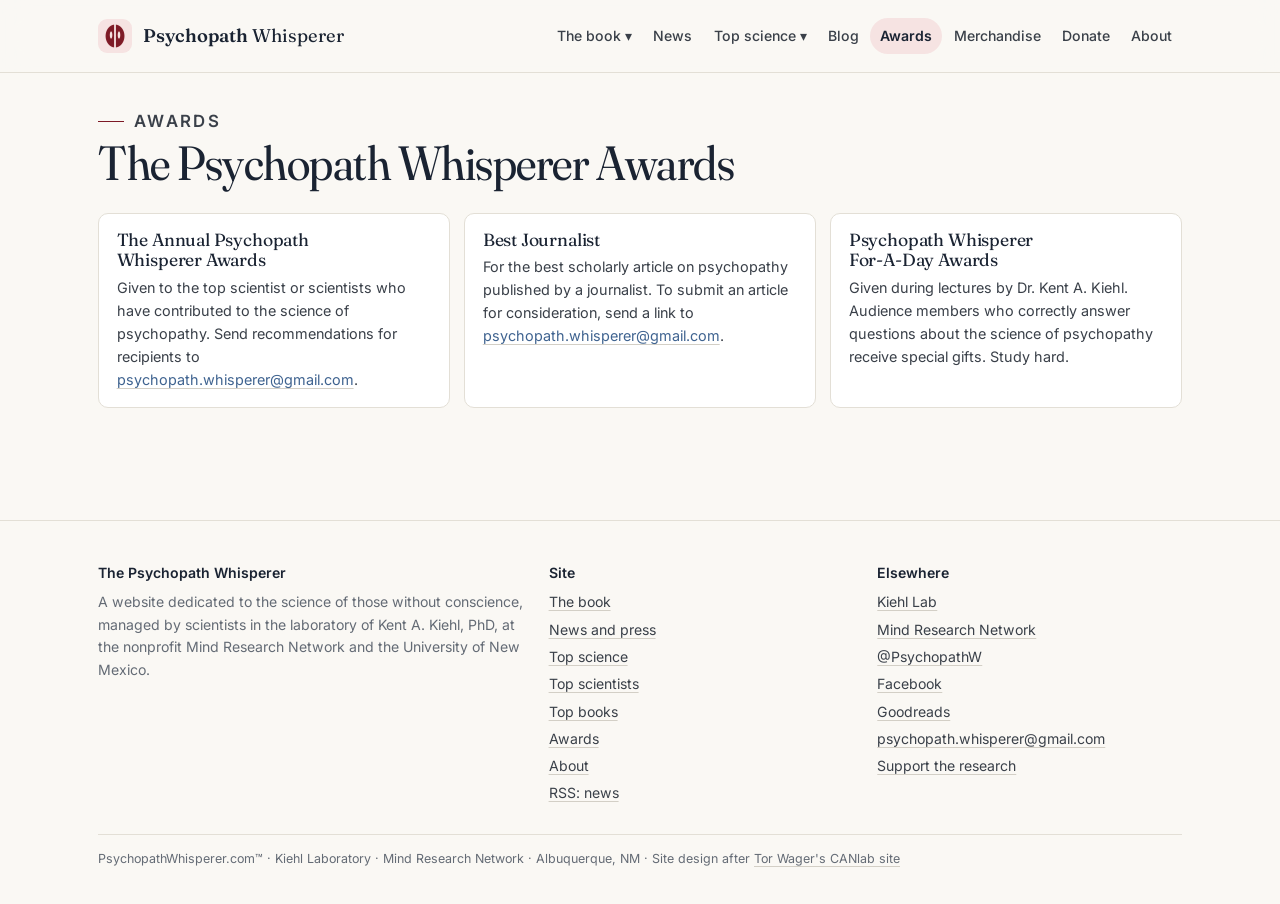
<file: site/awards.html>
<!doctype html>
<html lang="en">
<head>
<meta charset="utf-8">
<meta name="viewport" content="width=device-width, initial-scale=1">
<title>Awards | The Psychopath Whisperer</title>
<meta name="description" content="The Psychopath Whisperer awards for scientists and journalists who advance the science of psychopathy.">
<link rel="preconnect" href="https://fonts.googleapis.com"><link rel="preconnect" href="https://fonts.gstatic.com" crossorigin>
<link href="https://fonts.googleapis.com/css2?family=Fraunces:ital,opsz,wght,SOFT@0,9..144,300..600,0..100;1,9..144,300..600,0..100&family=Inter:wght@400;500;600&family=JetBrains+Mono:wght@400;500&display=swap" rel="stylesheet">
<meta property="og:site_name" content="The Psychopath Whisperer">
<meta property="og:title" content="Awards | The Psychopath Whisperer">
<meta property="og:description" content="The Psychopath Whisperer awards for scientists and journalists who advance the science of psychopathy.">
<meta property="og:type" content="website">
<meta property="og:url" content="https://psychopathwhisperer.com/awards.html">
<meta name="twitter:card" content="summary">
<link rel="canonical" href="https://psychopathwhisperer.com/awards.html">
<link rel="icon" href="assets/favicon.svg?v=2" type="image/svg+xml"><link rel="alternate icon" href="assets/favicon-32.png?v=2" sizes="32x32"><link rel="apple-touch-icon" href="assets/apple-touch-icon.png?v=2">
<link rel="stylesheet" href="assets/app.css?v=2">
<link rel="stylesheet" href="assets/site.css?v=2">
<link rel="alternate" type="application/rss+xml" title="The Psychopath Whisperer: news" href="feed.xml">

</head>
<body>
<div id="site-header"></div>
<main class="wrap">
  <div class="page-head"><p class="eyebrow">Awards</p><h1>The Psychopath Whisperer Awards</h1></div>
  <div class="cards">
    <article class="card"><h3>The Annual Psychopath Whisperer Awards</h3><p>Given to the top scientist or scientists who have contributed to the science of psychopathy. Send recommendations for recipients to <a href="mailto:psychopath.whisperer@gmail.com">psychopath.whisperer@gmail.com</a>.</p></article>
    <article class="card"><h3>Best Journalist</h3><p>For the best scholarly article on psychopathy published by a journalist. To submit an article for consideration, send a link to <a href="mailto:psychopath.whisperer@gmail.com">psychopath.whisperer@gmail.com</a>.</p></article>
    <article class="card"><h3>Psychopath Whisperer For-A-Day Awards</h3><p>Given during lectures by Dr. Kent A. Kiehl. Audience members who correctly answer questions about the science of psychopathy receive special gifts. Study hard.</p></article>
  </div>
</main>
<div id="site-footer"></div>
<script src="assets/config.js?v=3"></script>
<script src="assets/app.js?v=3"></script>
<script src="assets/layout.js?v=3"></script>

</body>
</html>
</file>
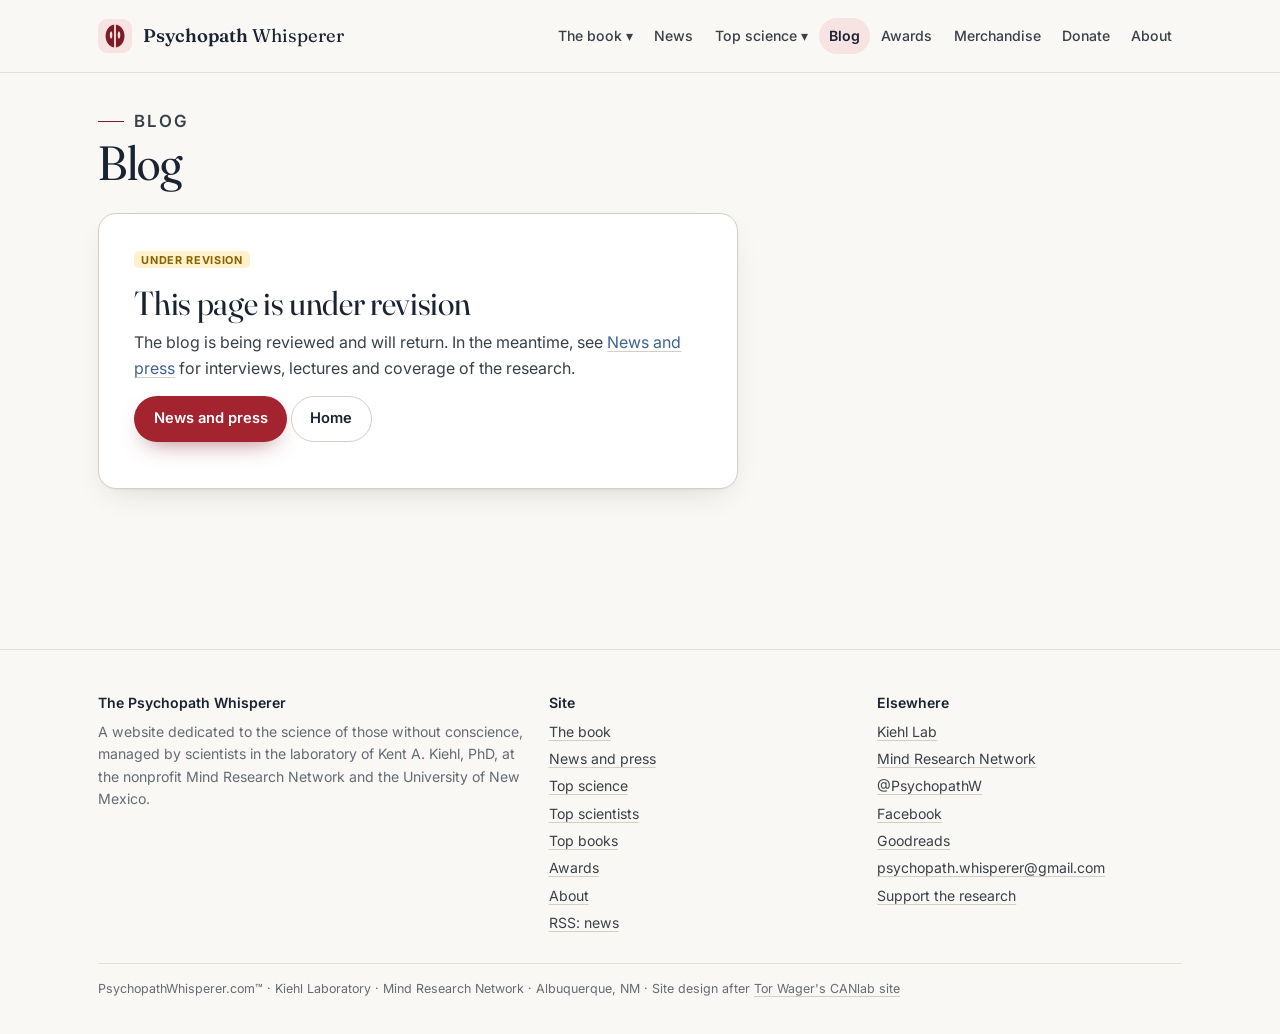
<file: site/blog.html>
<!doctype html>
<html lang="en">
<head>
<meta charset="utf-8">
<meta name="viewport" content="width=device-width, initial-scale=1">
<title>Blog | The Psychopath Whisperer</title>
<meta name="description" content="The Psychopath Whisperer blog is under revision.">
<link rel="preconnect" href="https://fonts.googleapis.com"><link rel="preconnect" href="https://fonts.gstatic.com" crossorigin>
<link href="https://fonts.googleapis.com/css2?family=Fraunces:ital,opsz,wght,SOFT@0,9..144,300..600,0..100;1,9..144,300..600,0..100&family=Inter:wght@400;500;600&family=JetBrains+Mono:wght@400;500&display=swap" rel="stylesheet">
<meta property="og:site_name" content="The Psychopath Whisperer">
<meta property="og:title" content="Blog | The Psychopath Whisperer">
<meta property="og:description" content="The Psychopath Whisperer blog is under revision.">
<meta property="og:type" content="website">
<meta property="og:url" content="https://psychopathwhisperer.com/blog.html">
<meta name="twitter:card" content="summary">
<link rel="canonical" href="https://psychopathwhisperer.com/blog.html">
<link rel="icon" href="assets/favicon.svg?v=2" type="image/svg+xml"><link rel="alternate icon" href="assets/favicon-32.png?v=2" sizes="32x32"><link rel="apple-touch-icon" href="assets/apple-touch-icon.png?v=2">
<link rel="stylesheet" href="assets/app.css?v=2">
<link rel="stylesheet" href="assets/site.css?v=2">
<link rel="alternate" type="application/rss+xml" title="The Psychopath Whisperer: news" href="feed.xml">
<style>
  .revision { max-width: 640px; margin: 1rem 0 3rem; background: var(--surface); border: 1px solid var(--line-2); border-radius: var(--radius); padding: 2rem 2.2rem; box-shadow: var(--shadow); }
  .revision h2 { margin: .8rem 0 .5rem; } .revision p { color: var(--ink-2); }
</style>
</head>
<body>
<div id="site-header"></div>
<main class="wrap">
  <div class="page-head"><p class="eyebrow">Blog</p><h1>Blog</h1></div>
  <div class="revision"><span class="badge adjacent">Under revision</span>
    <h2>This page is under revision</h2>
    <p>The blog is being reviewed and will return. In the meantime, see <a href="news.html">News and press</a> for interviews, lectures and coverage of the research.</p>
    <p><a class="btn primary" href="news.html">News and press</a> <a class="btn" href="./">Home</a></p></div>
</main>
<div id="site-footer"></div>
<script src="assets/config.js?v=3"></script>
<script src="assets/app.js?v=3"></script>
<script src="assets/layout.js?v=3"></script>

</body>
</html>
</file>
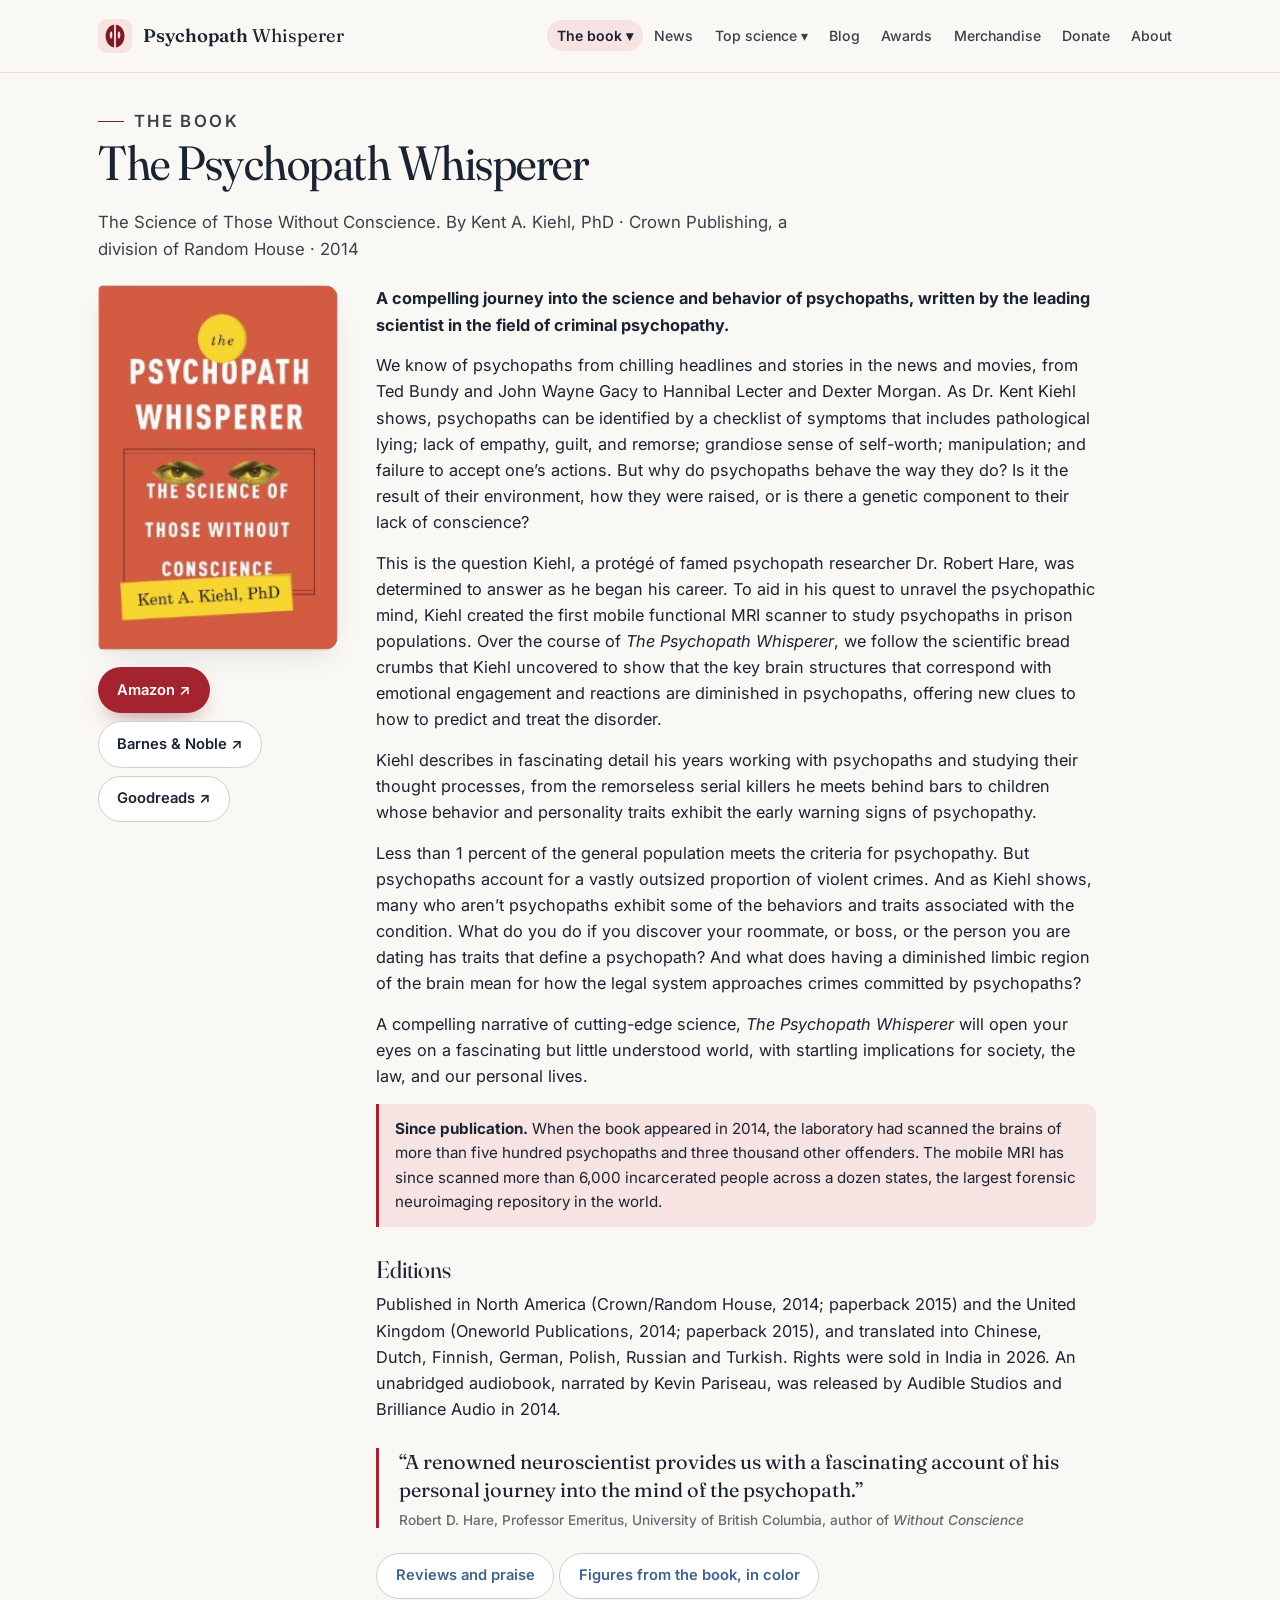
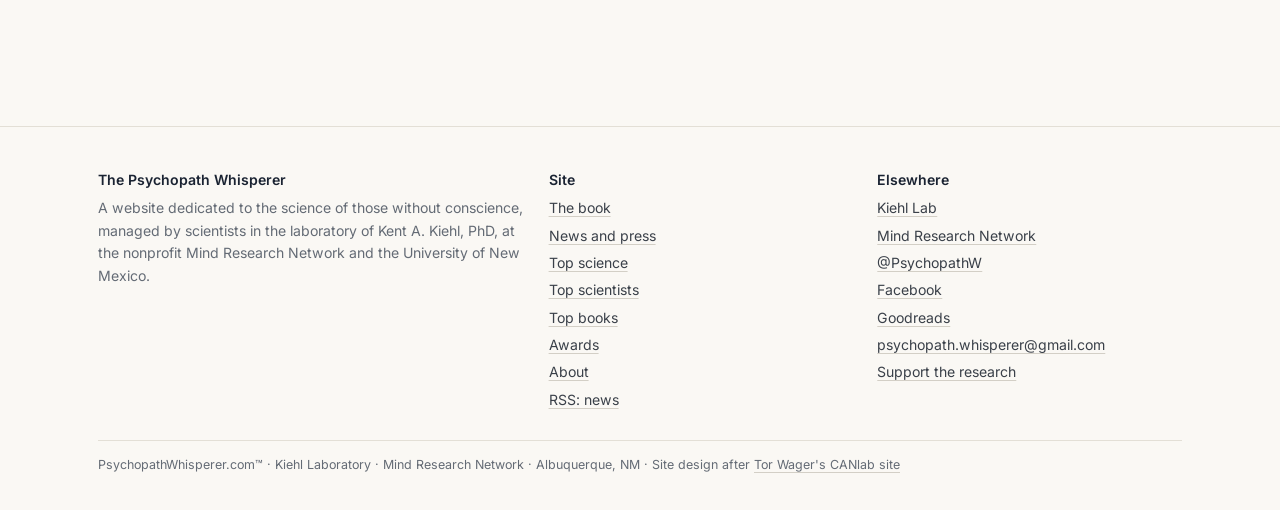
<file: site/book.html>
<!doctype html>
<html lang="en">
<head>
<meta charset="utf-8">
<meta name="viewport" content="width=device-width, initial-scale=1">
<title>The book | The Psychopath Whisperer</title>
<meta name="description" content="The Psychopath Whisperer: The Science of Those Without Conscience, by Kent A. Kiehl, PhD (Crown, 2014). A journey into the science and behavior of psychopaths.">
<link rel="preconnect" href="https://fonts.googleapis.com"><link rel="preconnect" href="https://fonts.gstatic.com" crossorigin>
<link href="https://fonts.googleapis.com/css2?family=Fraunces:ital,opsz,wght,SOFT@0,9..144,300..600,0..100;1,9..144,300..600,0..100&family=Inter:wght@400;500;600&family=JetBrains+Mono:wght@400;500&display=swap" rel="stylesheet">
<meta property="og:site_name" content="The Psychopath Whisperer">
<meta property="og:title" content="The book | The Psychopath Whisperer">
<meta property="og:description" content="The Psychopath Whisperer: The Science of Those Without Conscience, by Kent A. Kiehl, PhD (Crown, 2014). A journey into the science and behavior of psychopaths.">
<meta property="og:type" content="website">
<meta property="og:url" content="https://psychopathwhisperer.com/book.html">
<meta name="twitter:card" content="summary">
<link rel="canonical" href="https://psychopathwhisperer.com/book.html">
<link rel="icon" href="assets/favicon.svg?v=2" type="image/svg+xml"><link rel="alternate icon" href="assets/favicon-32.png?v=2" sizes="32x32"><link rel="apple-touch-icon" href="assets/apple-touch-icon.png?v=2">
<link rel="stylesheet" href="assets/app.css?v=2">
<link rel="stylesheet" href="assets/site.css?v=2">
<link rel="alternate" type="application/rss+xml" title="The Psychopath Whisperer: news" href="feed.xml">
<style>
  .book { display: grid; grid-template-columns: 240px 1fr; gap: 2.4rem; align-items: start; }
  @media (max-width: 760px) { .book { grid-template-columns: 1fr; } .book .cover, .book img.coverimg { max-width: 200px; } }
  .buy { display: flex; flex-wrap: wrap; gap: .5rem; margin-top: 1.1rem; }
</style>
</head>
<body>
<div id="site-header"></div>
<main class="wrap">
  <div class="page-head"><p class="eyebrow">The book</p><h1>The Psychopath Whisperer</h1><p>The Science of Those Without Conscience. By Kent A. Kiehl, PhD · Crown Publishing, a division of Random House · 2014</p></div>
  <div class="book">
    <div><div class="cover" id="cover" aria-hidden="true"><i>Crown · 2014</i><b>The Psychopath Whisperer</b><span>The Science of Those Without Conscience<br>Kent A. Kiehl, PhD</span></div><div class="buy">
      <a class="btn primary" href="http://www.amazon.com/The-Psychopath-Whisperer-Science-Conscience/dp/077043584X" target="_blank" rel="noopener">Amazon ↗</a>
      <a class="btn" href="http://www.barnesandnoble.com/w/the-psychopath-whisperer-kent-a-kiehl/1117447774?ean=9780770435844" target="_blank" rel="noopener">Barnes &amp; Noble ↗</a>
      <a class="btn" href="http://www.goodreads.com/book/show/18248486-the-psychopath-whisperer" target="_blank" rel="noopener">Goodreads ↗</a></div></div>
    <div class="prose">
      <p><b>A compelling journey into the science and behavior of psychopaths, written by the leading scientist in the field of criminal psychopathy.</b></p>
      <p>We know of psychopaths from chilling headlines and stories in the news and movies, from Ted Bundy and John Wayne Gacy to Hannibal Lecter and Dexter Morgan. As Dr. Kent Kiehl shows, psychopaths can be identified by a checklist of symptoms that includes pathological lying; lack of empathy, guilt, and remorse; grandiose sense of self-worth; manipulation; and failure to accept one’s actions. But why do psychopaths behave the way they do? Is it the result of their environment, how they were raised, or is there a genetic component to their lack of conscience?</p>
      <p>This is the question Kiehl, a protégé of famed psychopath researcher Dr. Robert Hare, was determined to answer as he began his career. To aid in his quest to unravel the psychopathic mind, Kiehl created the first mobile functional MRI scanner to study psychopaths in prison populations. Over the course of <i>The Psychopath Whisperer</i>, we follow the scientific bread crumbs that Kiehl uncovered to show that the key brain structures that correspond with emotional engagement and reactions are diminished in psychopaths, offering new clues to how to predict and treat the disorder.</p>
      <p>Kiehl describes in fascinating detail his years working with psychopaths and studying their thought processes, from the remorseless serial killers he meets behind bars to children whose behavior and personality traits exhibit the early warning signs of psychopathy.</p>
      <p>Less than 1 percent of the general population meets the criteria for psychopathy. But psychopaths account for a vastly outsized proportion of violent crimes. And as Kiehl shows, many who aren’t psychopaths exhibit some of the behaviors and traits associated with the condition. What do you do if you discover your roommate, or boss, or the person you are dating has traits that define a psychopath? And what does having a diminished limbic region of the brain mean for how the legal system approaches crimes committed by psychopaths?</p>
      <p>A compelling narrative of cutting-edge science, <i>The Psychopath Whisperer</i> will open your eyes on a fascinating but little understood world, with startling implications for society, the law, and our personal lives.</p>
      <div class="callout"><b>Since publication.</b> When the book appeared in 2014, the laboratory had scanned the brains of more than five hundred psychopaths and three thousand other offenders. The mobile MRI has since scanned more than 6,000 incarcerated people across a dozen states, the largest forensic neuroimaging repository in the world.</div>
      <h2>Editions</h2>
      <p>Published in North America (Crown/Random House, 2014; paperback 2015) and the United Kingdom (Oneworld Publications, 2014; paperback 2015), and translated into Chinese, Dutch, Finnish, German, Polish, Russian and Turkish. Rights were sold in India in 2026. An unabridged audiobook, narrated by Kevin Pariseau, was released by Audible Studios and Brilliance Audio in 2014.</p>
      <blockquote class="pull">“A renowned neuroscientist provides us with a fascinating account of his personal journey into the mind of the psychopath.”<cite>Robert D. Hare, Professor Emeritus, University of British Columbia, author of <i>Without Conscience</i></cite></blockquote>
      <p><a class="btn" href="praise.html">Reviews and praise</a> <a class="btn" href="figures.html">Figures from the book, in color</a></p>
    </div>
  </div>
</main>
<div id="site-footer"></div>
<script src="assets/config.js?v=3"></script>
<script src="assets/app.js?v=3"></script>
<script src="assets/layout.js?v=3"></script>
<script>PW.cover("cover");</script>
</body>
</html>
</file>
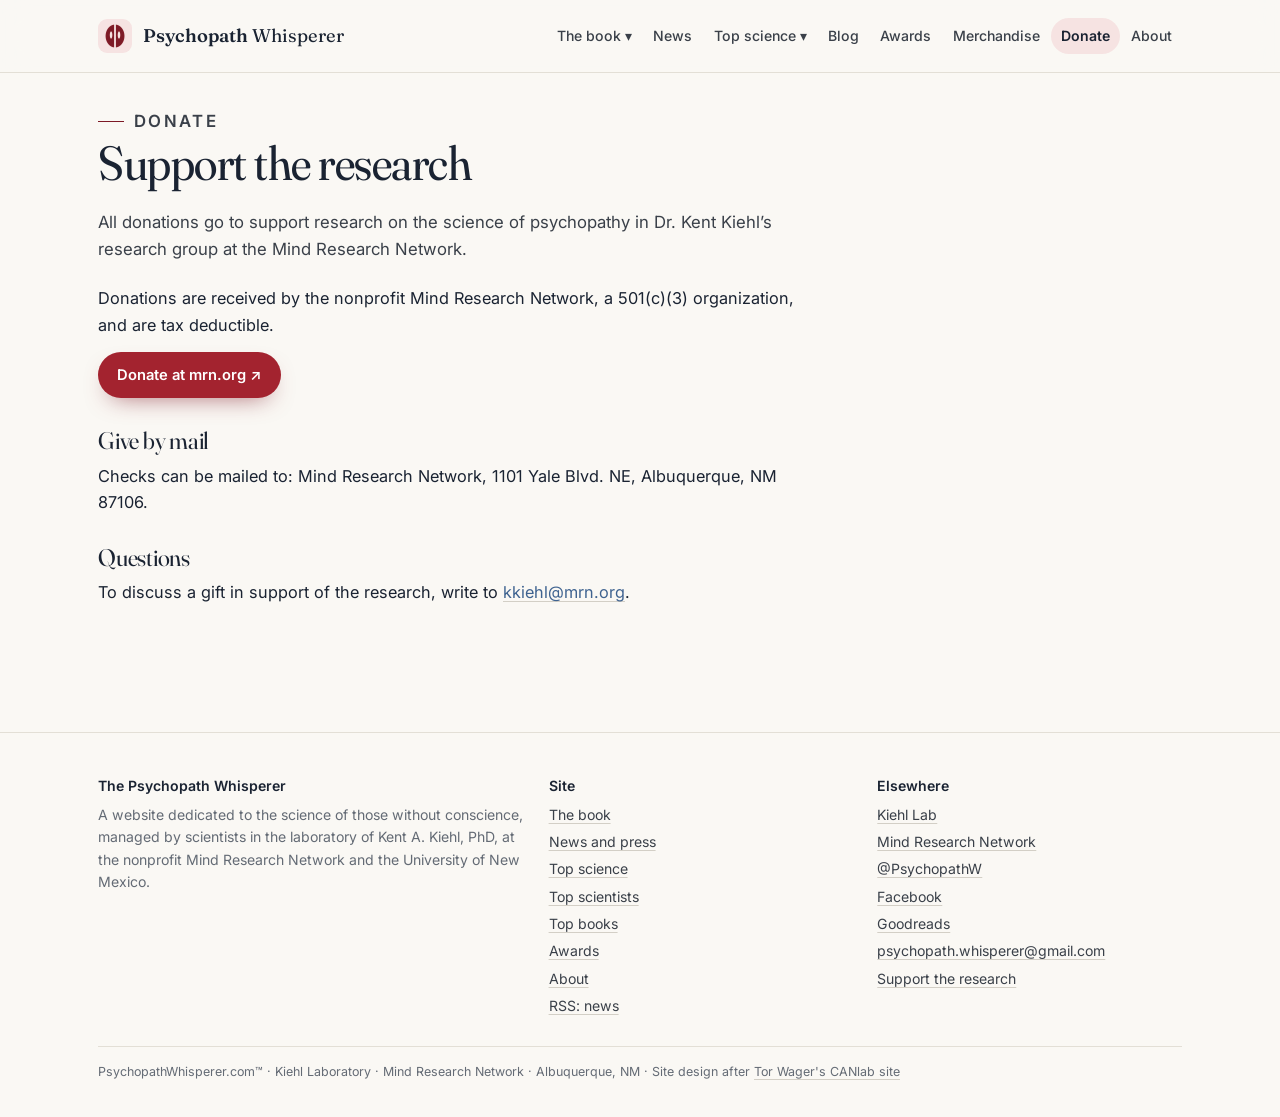
<file: site/donate.html>
<!doctype html>
<html lang="en">
<head>
<meta charset="utf-8">
<meta name="viewport" content="width=device-width, initial-scale=1">
<title>Donate | The Psychopath Whisperer</title>
<meta name="description" content="Support research on the science of psychopathy at the nonprofit Mind Research Network.">
<link rel="preconnect" href="https://fonts.googleapis.com"><link rel="preconnect" href="https://fonts.gstatic.com" crossorigin>
<link href="https://fonts.googleapis.com/css2?family=Fraunces:ital,opsz,wght,SOFT@0,9..144,300..600,0..100;1,9..144,300..600,0..100&family=Inter:wght@400;500;600&family=JetBrains+Mono:wght@400;500&display=swap" rel="stylesheet">
<meta property="og:site_name" content="The Psychopath Whisperer">
<meta property="og:title" content="Donate | The Psychopath Whisperer">
<meta property="og:description" content="Support research on the science of psychopathy at the nonprofit Mind Research Network.">
<meta property="og:type" content="website">
<meta property="og:url" content="https://psychopathwhisperer.com/donate.html">
<meta name="twitter:card" content="summary">
<link rel="canonical" href="https://psychopathwhisperer.com/donate.html">
<link rel="icon" href="assets/favicon.svg?v=2" type="image/svg+xml"><link rel="alternate icon" href="assets/favicon-32.png?v=2" sizes="32x32"><link rel="apple-touch-icon" href="assets/apple-touch-icon.png?v=2">
<link rel="stylesheet" href="assets/app.css?v=2">
<link rel="stylesheet" href="assets/site.css?v=2">
<link rel="alternate" type="application/rss+xml" title="The Psychopath Whisperer: news" href="feed.xml">

</head>
<body>
<div id="site-header"></div>
<main class="wrap">
  <div class="page-head"><p class="eyebrow">Donate</p><h1>Support the research</h1><p>All donations go to support research on the science of psychopathy in Dr. Kent Kiehl’s research group at the Mind Research Network.</p></div>
  <div class="prose">
    <p>Donations are received by the nonprofit Mind Research Network, a 501(c)(3) organization, and are tax deductible.</p>
    <p><a class="btn primary" href="https://www.mrn.org/donate" target="_blank" rel="noopener">Donate at mrn.org ↗</a></p>
    <h2>Give by mail</h2>
    <p>Checks can be mailed to: Mind Research Network, 1101 Yale Blvd. NE, Albuquerque, NM 87106.</p>
    <h2>Questions</h2>
    <p>To discuss a gift in support of the research, write to <a href="mailto:kkiehl@mrn.org">kkiehl@mrn.org</a>.</p>
  </div>
</main>
<div id="site-footer"></div>
<script src="assets/config.js?v=3"></script>
<script src="assets/app.js?v=3"></script>
<script src="assets/layout.js?v=3"></script>

</body>
</html>
</file>
<file: site/assets/app.css>
/* ==========================================================================
   Kent Kiehl — site styles (design system shared with scienceofplacebo.org / CANlab)
   Warm paper, Fraunces display + Inter text. Cherry red (--accent) is the brand/interaction colour,
   amber is reserved for the hero's activation glow, steel blue is the secondary.
   ========================================================================== */
:root {
  --bg: #faf8f4; --bg-2: #f2efe8; --bg-3: #e9edf0;
  --ink: #1a2332; --ink-2: #3a4049; --muted: #646b75;
  --line: #e3dfd6; --line-2: #d3cfc6;
  --amber: #e9b949; --amber-deep: #c7931a; --amber-soft: #fbf0d0;
  --accent: #a3232f; --accent-deep: #7d1a26; --accent-soft: #f6e3e2;
  --steel: #6f8fb0; --steel-deep: #3f6390; --steel-soft: #e3ebf3;
  --white: #ffffff; --surface: #ffffff; --surface-2: #f2efe8;
  --ok: #1f7a4d; --ok-soft: #ddf3e7; --warn: #8a6100; --warn-soft: #fff1cc; --nocebo: #b7410e; --nocebo-soft: #fbe9e0;
  --shadow: 0 1px 2px rgba(26,35,50,.04), 0 12px 32px -12px rgba(26,35,50,.16);
  --radius: 18px; --radius-sm: 10px; --max: 1180px; --pad: clamp(20px, 4vw, 48px);
  --serif: "Fraunces", "Iowan Old Style", "Palatino Linotype", Georgia, serif;
  --sans: "Inter", -apple-system, BlinkMacSystemFont, "Segoe UI", Helvetica, Arial, sans-serif;
  --mono: "JetBrains Mono", "SFMono-Regular", Menlo, monospace;
  --ease: cubic-bezier(.2,.7,.2,1);
  color-scheme: light;
}
@media (prefers-color-scheme: dark) {
  :root:not([data-theme="light"]) {
    --bg: #12161d; --bg-2: #181d26; --bg-3: #1d232e; --ink: #e8e6df; --ink-2: #c3c1b8; --muted: #8e938f;
    --line: #2a303a; --line-2: #3a414d; --amber: #e9b949; --amber-deep: #f0c45b; --amber-soft: #3a2f10;
    --accent: #e0747d; --accent-deep: #f0a3a8; --accent-soft: #3a1719;
    --steel: #8fb0d2; --steel-deep: #a9c4e0; --steel-soft: #1e2c3d; --white: #1a2029; --surface: #1a2029; --surface-2: #232a35;
    --ok: #6fcf97; --ok-soft: #173124; --warn: #e8c15a; --warn-soft: #3a2f10; --nocebo: #f0a07a; --nocebo-soft: #3a2419;
    --shadow: 0 1px 2px rgba(0,0,0,.4), 0 12px 32px -12px rgba(0,0,0,.6);
    color-scheme: dark;
  }
}
:root[data-theme="dark"] {
  --bg: #12161d; --bg-2: #181d26; --bg-3: #1d232e; --ink: #e8e6df; --ink-2: #c3c1b8; --muted: #8e938f;
  --line: #2a303a; --line-2: #3a414d; --amber: #e9b949; --amber-deep: #f0c45b; --amber-soft: #3a2f10;
    --accent: #e0747d; --accent-deep: #f0a3a8; --accent-soft: #3a1719;
  --steel: #8fb0d2; --steel-deep: #a9c4e0; --steel-soft: #1e2c3d; --white: #1a2029; --surface: #1a2029; --surface-2: #232a35;
  --ok: #6fcf97; --ok-soft: #173124; --warn: #e8c15a; --warn-soft: #3a2f10; --nocebo: #f0a07a; --nocebo-soft: #3a2419;
  --shadow: 0 1px 2px rgba(0,0,0,.4), 0 12px 32px -12px rgba(0,0,0,.6);
  color-scheme: dark;
}

*, *::before, *::after { box-sizing: border-box; }
html { scroll-behavior: smooth; -webkit-text-size-adjust: 100%; }
body { margin: 0; background: var(--bg); color: var(--ink); font-family: var(--sans); font-size: 16px; line-height: 1.6; -webkit-font-smoothing: antialiased; }
img { max-width: 100%; height: auto; display: block; }
a { color: inherit; text-decoration: none; }
p a, li a, dd a, .prose a, .paper .links a, .meta a, .res a, .card a, .kv a { color: var(--steel-deep); text-decoration: underline; text-decoration-color: var(--line-2); text-underline-offset: 3px; }
p a:hover, li a:hover, .paper .links a:hover { text-decoration-color: var(--accent-deep); }
h1, h2, h3 { font-family: var(--serif); font-weight: 400; letter-spacing: -.01em; line-height: 1.15; margin: 0 0 .4em; text-wrap: balance; }
h1 { font-size: clamp(2rem, 4.2vw, 3rem); font-variation-settings: "opsz" 144, "SOFT" 40; }
h2 { font-size: clamp(1.5rem, 2.6vw, 2.1rem); font-variation-settings: "opsz" 96; }
h3 { font-size: 1.25rem; }
p { margin: 0 0 .9em; }
code, .mono { font-family: var(--mono); font-size: .85em; }
:focus-visible { outline: 2px solid var(--accent-deep); outline-offset: 2px; }
.tnum { font-variant-numeric: tabular-nums; }
.muted { color: var(--muted); }
.small { font-size: .88rem; }
.eyebrow { font-size: .76rem; font-weight: 600; letter-spacing: .14em; text-transform: uppercase; color: var(--accent-deep); margin: 0 0 .8rem; display: inline-flex; align-items: center; gap: .6em; }
.eyebrow::before { content: ""; width: 26px; height: 1px; background: var(--accent-deep); }
.wrap { max-width: var(--max); margin: 0 auto; padding-left: var(--pad); padding-right: var(--pad); }
main.wrap { padding-top: 104px; padding-bottom: 4rem; }
::selection { background: var(--accent-soft); }

/* Header (fixed, blurs on scroll) */
.site-header { position: fixed; inset: 0 0 auto 0; z-index: 50; height: 72px; display: flex; align-items: center; transition: background .35s, box-shadow .35s; }
.site-header.solid, .site-header.scrolled { background: color-mix(in srgb, var(--bg) 86%, transparent); backdrop-filter: blur(14px); -webkit-backdrop-filter: blur(14px); box-shadow: 0 1px 0 var(--line); }
.site-header .wrap { width: 100%; display: flex; align-items: center; justify-content: space-between; gap: 1rem; }
.brand { font-family: var(--serif); font-size: 1.15rem; display: flex; align-items: center; gap: .6em; white-space: nowrap; }
.brand b { font-weight: 600; }
.pill-logo { width: 30px; height: 15px; border-radius: 8px; display: inline-block; background: linear-gradient(90deg, var(--steel) 50%, var(--accent) 50%); box-shadow: inset 0 0 0 1.5px rgba(26,35,50,.25); }
.nav { display: flex; gap: .1rem; align-items: center; flex-wrap: nowrap; }
.nav a { padding: .5em .7em; border-radius: 999px; font-size: .88rem; font-weight: 500; color: var(--ink-2); transition: background .2s, color .2s; }
.nav a:hover { background: rgba(26,35,50,.06); color: var(--ink); }
.nav a.active { background: var(--accent-soft); color: var(--ink); font-weight: 600; }
.nav a.cta { background: var(--accent); color: #1a2332; font-weight: 600; margin-left: .4rem; }
.menu { position: relative; }
.menu-list { display: none; position: absolute; top: 100%; left: 0; min-width: 180px; background: var(--surface); border: 1px solid var(--line); border-radius: 12px; box-shadow: var(--shadow); padding: .35rem; flex-direction: column; z-index: 60; }
.menu-list a { display: block; padding: .5em .8em; border-radius: 8px; font-size: .9rem; color: var(--ink-2); }
.menu-list a:hover { background: var(--surface-2); color: var(--ink); }
.menu:hover .menu-list, .menu:focus-within .menu-list, .menu.open .menu-list { display: flex; }
@media (max-width: 900px) { .menu-list { position: static; display: flex; box-shadow: none; border: none; padding-left: 1rem; } }
.nav-toggle { display: none; background: none; border: 1px solid var(--line-2); border-radius: 999px; width: 42px; height: 42px; cursor: pointer; align-items: center; justify-content: center; }
.nav-toggle span { display: block; width: 18px; height: 2px; background: var(--ink); position: relative; }
.nav-toggle span::before, .nav-toggle span::after { content: ""; position: absolute; left: 0; width: 18px; height: 2px; background: var(--ink); }
.nav-toggle span::before { top: -6px; } .nav-toggle span::after { top: 6px; }
@media (max-width: 900px) {
  .nav-toggle { display: inline-flex; }
  .nav { position: fixed; top: 72px; left: 0; right: 0; background: color-mix(in srgb, var(--bg) 97%, transparent); backdrop-filter: blur(14px); flex-direction: column; align-items: stretch; padding: .6rem var(--pad) 1.2rem; border-bottom: 1px solid var(--line); transform: translateY(-8px); opacity: 0; pointer-events: none; transition: opacity .25s, transform .25s; }
  .nav.open { opacity: 1; transform: none; pointer-events: auto; }
}

/* Buttons */
.btn { display: inline-flex; align-items: center; gap: .55em; padding: .7em 1.25em; border-radius: 999px; font: inherit; font-weight: 600; font-size: .92rem; border: 1px solid transparent; cursor: pointer; white-space: nowrap; transition: transform .25s var(--ease), box-shadow .25s var(--ease), background .25s, border-color .25s; background: var(--surface); color: var(--ink); border-color: var(--line-2); }
.btn:hover { transform: translateY(-2px); border-color: var(--ink); }
.btn.primary, .btn-amber { background: var(--accent); color: #1a2332; border-color: transparent; box-shadow: 0 10px 24px -10px rgba(199,147,26,.7); }
.btn.primary:hover, .btn-amber:hover { background: #f0c45b; }
.btn-ghost { background: color-mix(in srgb, var(--surface) 55%, transparent); backdrop-filter: blur(8px); }
.btn.link { border: none; background: none; color: var(--steel-deep); padding: .3rem .4rem; text-decoration: underline; text-underline-offset: 3px; }
.btn.link:hover { transform: none; }
.btn svg { width: 1em; height: 1em; }
.btn[disabled] { opacity: .45; pointer-events: none; }

/* Page head + stats */
.page-head { margin-bottom: 1.4rem; max-width: 62rem; }
.page-head p { color: var(--ink-2); max-width: 66ch; margin: 0; font-size: 1.05rem; }
.stat-row { display: flex; gap: 2rem; flex-wrap: wrap; margin: .6rem 0 1.6rem; border-top: 1px solid var(--line); border-bottom: 1px solid var(--line); padding: 1rem 0; }
.stat { display: flex; flex-direction: column; }
.stat b { font-family: var(--serif); font-size: 1.6rem; font-weight: 400; line-height: 1.1; }
.stat span { font-size: .74rem; color: var(--muted); text-transform: uppercase; letter-spacing: .1em; }

/* Layout */
.layout { display: grid; grid-template-columns: 272px minmax(0, 1fr); gap: 1.8rem; align-items: start; }
@media (max-width: 880px) { .layout { grid-template-columns: 1fr; } .filters { position: static !important; max-height: none !important; } }
.filters { position: sticky; top: 88px; max-height: calc(100vh - 100px); overflow-y: auto; padding-right: .3rem; }
.filters details { border-top: 1px solid var(--line); padding: .55rem 0; }
.filters details:last-child { border-bottom: 1px solid var(--line); }
.filters summary { cursor: pointer; font-weight: 600; font-size: .78rem; text-transform: uppercase; letter-spacing: .1em; color: var(--ink-2); list-style: none; display: flex; align-items: center; gap: .5rem; }
.filters summary::-webkit-details-marker { display: none; }
.filters summary::before { content: ""; width: 10px; height: 10px; border-radius: 3px; background: var(--ax); flex: none; }
.filters summary .cnt { margin-left: auto; color: var(--muted); font-weight: 500; font-size: .74rem; }
.chipset { display: flex; flex-wrap: wrap; gap: .3rem; padding: .5rem 0 .2rem; }
.filter-top { display: flex; gap: .5rem; align-items: center; margin-bottom: .7rem; flex-wrap: wrap; }
.filter-top .count { font-size: .88rem; color: var(--ink-2); }

/* Chips */
.chip { display: inline-flex; align-items: center; gap: .3rem; font-size: .74rem; font-weight: 600; padding: .18rem .6rem; border-radius: 999px; background: var(--chip-bg, var(--surface-2)); color: var(--chip-fg, var(--ink-2)); border: 1px solid transparent; line-height: 1.35; white-space: nowrap; cursor: pointer; user-select: none; }
.chip:hover { border-color: var(--chip-fg, var(--muted)); }
.chip.on { box-shadow: 0 0 0 2px var(--chip-fg, var(--accent)); }
.chip .x { opacity: .6; font-weight: 800; }
.chip.static { cursor: default; }
.chip.static:hover { border-color: transparent; }

/* My list stars */
.star { font: inherit; font-size: 1.05rem; line-height: 1; background: none; border: none; color: var(--muted); cursor: pointer; padding: 0 .35rem 0 0; vertical-align: -1px; }
.star:hover, .star.on { color: var(--accent-deep); }
.navcount { display: inline-block; min-width: 1.3em; padding: 0 .35em; border-radius: 999px; background: var(--accent); color: #1a2332; font-size: .72rem; font-weight: 700; text-align: center; vertical-align: 1px; }

.exportmenu { position: relative; display: inline-block; }
.exportmenu summary { list-style: none; }
.exportmenu summary::-webkit-details-marker { display: none; }
.exportmenu .menu-list a { white-space: normal; }

/* Paper cards */
.papers { display: flex; flex-direction: column; gap: .75rem; }
.paper { background: var(--surface); border: 1px solid var(--line); border-radius: var(--radius-sm); padding: 1rem 1.15rem; display: grid; gap: .45rem; transition: box-shadow .2s var(--ease), border-color .2s; }
.paper:hover { border-color: var(--line-2); box-shadow: var(--shadow); }
.paper .title { font-family: var(--serif); font-size: 1.12rem; line-height: 1.3; color: var(--ink); }
.paper .title a { color: inherit; }
.paper .meta { font-size: .86rem; color: var(--ink-2); display: flex; flex-wrap: wrap; gap: .25rem .7rem; align-items: baseline; }
.paper .meta .date { font-family: var(--mono); font-size: .76rem; color: var(--muted); }
.paper .summary { color: var(--ink-2); font-size: .95rem; max-width: 80ch; }
.paper .chips { display: flex; flex-wrap: wrap; gap: .3rem; }
.paper .links { display: flex; flex-wrap: wrap; gap: .9rem; font-size: .84rem; }
.badge { font-size: .68rem; font-weight: 700; letter-spacing: .06em; text-transform: uppercase; padding: .1rem .45rem; border-radius: 5px; background: var(--surface-2); color: var(--ink-2); }
.badge.new { background: var(--ok-soft); color: var(--ok); }
.badge.adjacent { background: var(--warn-soft); color: var(--warn); }
.badge.oa { background: var(--steel-soft); color: var(--steel-deep); }
.week-head { font-size: .74rem; font-weight: 600; text-transform: uppercase; letter-spacing: .12em; color: var(--muted); margin: .9rem 0 .1rem; display: flex; align-items: center; gap: .7rem; }
.week-head::after { content: ""; flex: 1; height: 1px; background: var(--line); }

/* Search */
.searchbar { display: flex; gap: .5rem; margin-bottom: .9rem; }
.searchbar input { flex: 1; font: inherit; font-size: 1rem; padding: .7em 1em; border-radius: 999px; border: 1px solid var(--line-2); background: var(--surface); color: var(--ink); }
.searchbar input:focus { border-color: var(--accent-deep); outline: none; }
.sortbar { display: flex; gap: .7rem; align-items: center; font-size: .86rem; color: var(--ink-2); flex-wrap: wrap; }
select, input[type="search"] { font: inherit; }
select { font-size: .86rem; padding: .3rem .5rem; border-radius: 8px; border: 1px solid var(--line-2); background: var(--surface); color: var(--ink); }
.pager { display: flex; gap: .6rem; justify-content: center; margin-top: 1.4rem; align-items: center; }
mark { background: var(--accent-soft); color: inherit; padding: 0 .1em; border-radius: 3px; }

/* Paper detail */
.detail { background: var(--surface); border: 1px solid var(--line); border-radius: var(--radius); padding: 1.6rem 1.8rem; display: grid; gap: 1.1rem; max-width: 920px; box-shadow: var(--shadow); }
.detail h1 { font-size: clamp(1.5rem, 2.6vw, 2rem); }
.detail .abstract { max-width: 75ch; color: var(--ink); }
.detail .kv { display: grid; grid-template-columns: max-content 1fr; gap: .35rem 1rem; font-size: .9rem; }
.detail .kv dt { color: var(--muted); font-weight: 600; }
.detail .kv dd { margin: 0; }
.axis-row { display: grid; grid-template-columns: 150px 1fr; gap: .4rem .8rem; align-items: baseline; font-size: .86rem; }
.axis-row .axis { color: var(--muted); font-weight: 600; text-transform: uppercase; letter-spacing: .08em; font-size: .7rem; }
.callout { border-left: 3px solid var(--accent); background: var(--accent-soft); padding: .8rem 1rem; border-radius: 0 10px 10px 0; font-size: .95rem; }
.callout.nocebo { border-color: var(--nocebo); background: var(--nocebo-soft); }

/* Events + resources */
.cards { display: grid; grid-template-columns: repeat(auto-fill, minmax(300px, 1fr)); gap: .9rem; }
.card { background: var(--surface); border: 1px solid var(--line); border-radius: var(--radius-sm); padding: 1rem 1.1rem; display: grid; gap: .35rem; align-content: start; }
.card h3 { font-size: 1.1rem; margin: 0; }
.card h3 a { color: var(--ink); text-decoration: none; }
.card .where { font-size: .85rem; color: var(--ink-2); }
.card .date { font-family: var(--mono); font-size: .78rem; color: var(--accent-deep); font-weight: 600; }
.card p { font-size: .9rem; color: var(--ink-2); margin: 0; }
.section { margin: 1.8rem 0 .7rem; display: flex; align-items: baseline; gap: .8rem; }
.section h2 { font-size: 1.35rem; margin: 0; }
.section .muted { font-size: .86rem; }
.res-list { display: grid; gap: .5rem; }
.res { display: grid; grid-template-columns: 1fr auto; gap: .2rem 1rem; padding: .75rem .95rem; background: var(--surface); border: 1px solid var(--line); border-radius: var(--radius-sm); }
.res .name { font-weight: 600; }
.res .name a { text-decoration: none; color: var(--ink); }
.res .name a:hover { color: var(--steel-deep); }
.res .sub { grid-column: 1 / -1; color: var(--ink-2); font-size: .88rem; }
.res .country { color: var(--muted); font-size: .8rem; white-space: nowrap; }
.prose { max-width: 72ch; font-size: 1.02rem; }
.prose h2 { margin: 1.8rem 0 .5rem; font-size: 1.5rem; }
.prose ul { padding-left: 1.2rem; }
.prose li { margin: .3rem 0; }
.jips { background: var(--surface); border: 1px solid var(--line); border-radius: var(--radius-sm); padding: 1rem 1.2rem; display: flex; gap: 1rem; align-items: center; flex-wrap: wrap; margin: 1rem 0; box-shadow: var(--shadow); }
.jips b { font-family: var(--serif); font-weight: 600; }
.empty { padding: 2rem; text-align: center; color: var(--muted); border: 1px dashed var(--line-2); border-radius: var(--radius-sm); }
.spinner { color: var(--muted); font-size: .9rem; padding: 1rem 0; }

/* Footer */
.site-footer { border-top: 1px solid var(--line); padding: 2.6rem 0 2.2rem; color: var(--muted); font-size: .88rem; margin-top: 3rem; }
.site-footer .wrap { display: grid; gap: 1.5rem; grid-template-columns: 1fr; }
@media (min-width: 760px) { .site-footer .wrap { grid-template-columns: 1.4fr 1fr 1fr; } }
.site-footer strong { color: var(--ink); font-weight: 600; display: block; margin-bottom: .4rem; }
.site-footer a { color: var(--ink-2); text-decoration: underline; text-decoration-color: var(--line-2); text-underline-offset: 3px; }
.site-footer ul { list-style: none; padding: 0; margin: 0; }
.site-footer li { margin: .3rem 0; }
.site-footer .credit-row { grid-column: 1 / -1; border-top: 1px solid var(--line); padding-top: .9rem; font-size: .78rem; color: var(--muted); }
.site-footer .credit-row a { color: var(--muted); text-decoration-color: var(--line-2); }

/* Tiles (landing + section links) */
.tiles { display: grid; gap: 1.2rem; grid-template-columns: 1fr; }
@media (min-width: 700px) { .tiles { grid-template-columns: repeat(2, 1fr); } }
@media (min-width: 1020px) { .tiles { grid-template-columns: repeat(3, 1fr); } }
.tile { position: relative; display: flex; flex-direction: column; justify-content: space-between; min-height: 230px; padding: 1.7rem; border-radius: var(--radius); background: var(--surface); border: 1px solid var(--line); box-shadow: var(--shadow); overflow: hidden; transition: transform .35s var(--ease), box-shadow .35s var(--ease), border-color .35s; }
.tile:hover { transform: translateY(-6px); box-shadow: 0 2px 4px rgba(26,35,50,.04), 0 28px 48px -20px rgba(26,35,50,.25); border-color: var(--line-2); }
.tile .ic { width: 44px; height: 44px; border-radius: 12px; display: grid; place-items: center; background: var(--accent-soft); color: var(--accent-deep); font-size: 1.25rem; margin-bottom: .2rem; transition: background .35s, color .35s; }
.tile:hover .ic { background: var(--accent); color: #fff; }
.tile h3 { margin: .8rem 0 .3rem; font-size: 1.35rem; }
.tile p { margin: 0 0 1.1rem; color: var(--muted); font-size: .95rem; }
.tile .go { display: inline-flex; align-items: center; gap: .5em; font-weight: 600; font-size: .9rem; }
.tile .go svg { width: 18px; height: 18px; transition: transform .3s var(--ease); }
.tile:hover .go svg { transform: translateX(4px); }
@property --glow-angle { syntax: '<angle>'; inherits: false; initial-value: 0deg; }
.glow { position: relative; isolation: isolate; }
.glow::before { content: ""; position: absolute; inset: -1px; border-radius: inherit; padding: 2px; z-index: 1; pointer-events: none; background: conic-gradient(from var(--glow-angle), transparent 0deg, transparent 250deg, rgba(233,185,73,.25) 290deg, #e9b949 330deg, #fff3c4 345deg, transparent 360deg); -webkit-mask: linear-gradient(#000 0 0) content-box, linear-gradient(#000 0 0); -webkit-mask-composite: xor; mask-composite: exclude; opacity: 0; transition: opacity .35s; }
.glow::after { content: ""; position: absolute; inset: -2px; border-radius: inherit; z-index: 0; pointer-events: none; box-shadow: 0 0 0 1px rgba(233,185,73,.35), 0 0 32px -6px rgba(233,185,73,.55); opacity: 0; transition: opacity .35s; }
.glow:hover::before, .glow:focus-within::before { opacity: 1; animation: glow-run 1.7s linear infinite; }
.glow:hover::after, .glow:focus-within::after { opacity: 1; }
@keyframes glow-run { to { --glow-angle: 360deg; } }
@supports not (background: conic-gradient(from var(--glow-angle), red, blue)) { .glow:hover::before { animation: none; background: linear-gradient(120deg, transparent, #e9b949, transparent); } }
.glow > * { position: relative; z-index: 2; }

/* Scroll reveal */
.rv { opacity: 0; transform: translateY(18px); transition: opacity .6s var(--ease), transform .6s var(--ease); }
.rv.in { opacity: 1; transform: none; }
.rv-d1 { transition-delay: .1s; } .rv-d2 { transition-delay: .2s; } .rv-d3 { transition-delay: .3s; }
@media (prefers-reduced-motion: reduce) { .rv { opacity: 1; transform: none; transition: none; } .tile { transition: none; } .glow:hover::before { animation: none; } .paper { transition: none; } }
.sr-only { position: absolute; width: 1px; height: 1px; overflow: hidden; clip: rect(0 0 0 0); }

/* ==========================================================================
   CANlab additions
   ========================================================================== */
.brand-mark { width: 34px; height: 34px; display: inline-grid; place-items: center; border-radius: 9px; background: var(--accent-soft); flex: none; }
.brand-mark img { width: 26px; height: 26px; object-fit: contain; display: block; }
.paper .meta .authors { font-weight: 500; color: var(--ink); }
.paper .meta .journal i { font-style: italic; }
.paper .meta .cites { color: var(--muted); font-size: .8rem; }
.paper .links a.plink { display: inline-flex; align-items: center; gap: .3em; padding: .2em .65em; border-radius: 999px; border: 1px solid var(--line-2); color: var(--ink-2); text-decoration: none; font-size: .8rem; font-weight: 500; background: var(--surface); transition: border-color .2s, background .2s; }
.paper .links a.plink:hover, .detail .plinks a.plink:hover { border-color: var(--ink); text-decoration: none; }
.paper .links a.plink.pdf, .detail .plinks a.plink.pdf { background: var(--accent-soft); border-color: transparent; color: var(--ink); font-weight: 600; }
.paper .links a.plink.maps, .detail .plinks a.plink.maps { background: var(--steel-soft); border-color: transparent; color: var(--steel-deep); }
.paper .links a.plink.detail { border-style: dashed; }
.paper .links { gap: .4rem; }
.year-head { font-family: var(--serif); font-size: 1.5rem; margin: 1.6rem 0 .5rem; display: flex; align-items: baseline; gap: .7rem; scroll-margin-top: 90px; }
.year-head::after { content: ""; flex: 1; height: 1px; background: var(--line); }
.year-head .n { font-family: var(--sans); font-size: .78rem; color: var(--muted); letter-spacing: .08em; text-transform: uppercase; }
.year-nav { display: flex; flex-wrap: wrap; gap: .25rem; margin: .4rem 0 1rem; }
.year-nav a { font-size: .78rem; padding: .2em .55em; border-radius: 999px; border: 1px solid var(--line); color: var(--ink-2); font-variant-numeric: tabular-nums; }
.year-nav a:hover { border-color: var(--accent-deep); color: var(--ink); }
.detail .plinks { display: flex; flex-wrap: wrap; gap: .45rem; align-items: center; }
.detail .plinks a.plink { display: inline-flex; align-items: center; gap: .3em; padding: .45em .95em; border-radius: 999px; border: 1px solid var(--line-2); color: var(--ink-2); text-decoration: none; font-size: .88rem; font-weight: 600; background: var(--surface); }
.detail .chips { display: flex; flex-wrap: wrap; gap: .3rem; }
.detail .chip[data-axis] { cursor: pointer; }
.detail .related li { margin: .3rem 0; }

/* People */
.people-grid { display: grid; gap: 1rem; grid-template-columns: repeat(auto-fill, minmax(210px, 1fr)); }
.person { background: var(--surface); border: 1px solid var(--line); border-radius: var(--radius-sm); overflow: hidden; display: grid; grid-template-rows: auto 1fr; transition: transform .3s var(--ease), box-shadow .3s var(--ease); cursor: pointer; }
.person:hover { transform: translateY(-3px); box-shadow: var(--shadow); }
.person .ph { aspect-ratio: 1 / 1; background: var(--surface-2); overflow: hidden; }
.person .ph img { width: 100%; height: 100%; object-fit: cover; object-position: center 20%; }
.person .who { padding: .8rem .95rem 1rem; }
.person .who b { display: block; font-family: var(--serif); font-size: 1.1rem; font-weight: 500; line-height: 1.2; }
.person .who span { font-size: .82rem; color: var(--muted); }
.person.open { grid-column: 1 / -1; grid-template-columns: 220px 1fr; grid-template-rows: auto; cursor: default; }
@media (max-width: 640px) { .person.open { grid-template-columns: 1fr; } }
.person.open .ph { aspect-ratio: auto; height: 100%; min-height: 220px; }
.person.open .who { display: none; }
.person .bio { display: none; padding: 1rem 1.2rem 1.2rem; font-size: .95rem; color: var(--ink-2); }
.person.open .bio { display: block; }
.person .bio h3 { margin: 0 0 .1rem; font-size: 1.4rem; }
.person .bio p { margin: 0 0 .7em; }
.person .bio .role { color: var(--muted); font-size: .85rem; margin-bottom: .6rem; }
.person .bio .close { float: right; font-size: .8rem; color: var(--steel-deep); text-decoration: underline; cursor: pointer; }
.person .bio .plinks { display: flex; flex-wrap: wrap; gap: .5rem .9rem; font-size: .85rem; }
.people-section { margin: 2rem 0 .8rem; display: flex; align-items: baseline; gap: .8rem; scroll-margin-top: 90px; }
.people-section h2 { font-size: 1.4rem; margin: 0; }
.people-section .muted { font-size: .85rem; }
.pi { display: grid; grid-template-columns: 240px 1fr; gap: 1.6rem; align-items: start; background: var(--surface); border: 1px solid var(--line); border-radius: var(--radius); padding: 1.4rem; box-shadow: var(--shadow); margin-bottom: 1rem; }
@media (max-width: 720px) { .pi { grid-template-columns: 1fr; } }
.pi img { border-radius: 14px; width: 100%; }
.pi h2 { margin: 0 0 .2rem; }
.pi .role { color: var(--muted); font-size: .9rem; margin-bottom: .8rem; }
.pi p { font-size: .98rem; color: var(--ink-2); }
.pi .links { display: flex; flex-wrap: wrap; gap: .4rem; margin-top: .6rem; }

/* Research */
.theme { display: grid; grid-template-columns: 1.1fr 1fr; gap: 2.2rem; align-items: center; padding: clamp(28px, 4vw, 52px) 0; border-top: 1px solid var(--line); scroll-margin-top: 80px; }
.theme.flip { direction: rtl; }
.theme.flip > * { direction: ltr; }
@media (max-width: 860px) { .theme { grid-template-columns: 1fr; gap: 1.2rem; } .theme.flip { direction: ltr; } }
.theme h2 { font-size: clamp(1.5rem, 2.4vw, 2rem); }
.theme .q { font-family: var(--serif); font-size: 1.15rem; color: var(--ink); font-style: italic; margin-bottom: .8rem; line-height: 1.4; }
.theme p { color: var(--ink-2); }
.theme figure { margin: 0; border-radius: var(--radius); overflow: hidden; border: 1px solid var(--line); background: var(--surface); box-shadow: var(--shadow); }
.theme figure img { width: 100%; }
.theme .papers-link { font-size: .88rem; font-weight: 600; }
.theme-nav { display: flex; flex-wrap: wrap; gap: .4rem; margin: .6rem 0 1.2rem; }
.theme-nav a { font-size: .84rem; padding: .35em .8em; border-radius: 999px; border: 1px solid var(--line-2); background: var(--surface); color: var(--ink-2); font-weight: 500; }
.theme-nav a:hover { border-color: var(--accent-deep); color: var(--ink); }

/* News */
.news-list { display: grid; gap: .9rem; grid-template-columns: 1fr; max-width: 900px; }
.post { display: grid; grid-template-columns: 1fr; gap: .4rem; background: var(--surface); border: 1px solid var(--line); border-radius: var(--radius-sm); padding: 1rem 1.2rem; }
.post.has-img { grid-template-columns: 150px 1fr; column-gap: 1.2rem; }
@media (max-width: 560px) { .post.has-img { grid-template-columns: 1fr; } }
.post .thumb { grid-row: 1 / span 4; border-radius: 10px; overflow: hidden; background: var(--surface-2); aspect-ratio: 4 / 3; }
.post .thumb img { width: 100%; height: 100%; object-fit: cover; }
.post .date { font-family: var(--mono); font-size: .76rem; color: var(--accent-deep); font-weight: 600; }
.post h3 { margin: 0; font-size: 1.25rem; }
.post .body { font-size: .95rem; color: var(--ink-2); }
.post .body img { max-width: 360px; border-radius: 8px; margin: .4rem 0; }
.post .body p:last-child { margin-bottom: 0; }
.post .src { font-size: .8rem; color: var(--muted); }
.feed-item { display: grid; grid-template-columns: 1fr; gap: .15rem; padding: .7rem .9rem; border: 1px solid var(--line); border-radius: var(--radius-sm); background: var(--surface); }
.feed-item .t { font-weight: 600; }
.feed-item .m { font-size: .8rem; color: var(--muted); }
.tabs { display: flex; gap: .3rem; flex-wrap: wrap; margin-bottom: 1rem; }
.tabs button { font: inherit; font-size: .88rem; font-weight: 600; padding: .5em 1em; border-radius: 999px; border: 1px solid var(--line-2); background: var(--surface); color: var(--ink-2); cursor: pointer; }
.tabs button.on { background: var(--accent); border-color: transparent; color: #1a2332; }

/* Resources */
.res-grid { display: grid; gap: .9rem; grid-template-columns: repeat(auto-fill, minmax(280px, 1fr)); }
.res-card { background: var(--surface); border: 1px solid var(--line); border-radius: var(--radius-sm); padding: 1rem 1.1rem; display: grid; gap: .35rem; align-content: start; }
.res-card h3 { font-size: 1.1rem; margin: 0; }
.res-card h3 a { color: var(--ink); text-decoration: none; }
.res-card h3 a:hover { color: var(--steel-deep); }
.res-card p { font-size: .9rem; color: var(--ink-2); margin: 0; }
.res-card .extra { display: flex; flex-wrap: wrap; gap: .5rem .9rem; font-size: .82rem; }
.res-card .prov { font-size: .74rem; text-transform: uppercase; letter-spacing: .1em; color: var(--muted); }

/* Join */
.openings { display: grid; gap: 1rem; grid-template-columns: repeat(auto-fit, minmax(280px, 1fr)); max-width: 980px; }
.opening { background: var(--surface); border: 1px solid var(--line); border-radius: var(--radius); overflow: hidden; box-shadow: var(--shadow); display: grid; grid-template-rows: auto 1fr; }
.opening img { width: 100%; max-height: 260px; object-fit: cover; object-position: top; border-bottom: 1px solid var(--line); }
.opening .body { padding: 1rem 1.2rem 1.2rem; display: grid; gap: .4rem; align-content: start; }
.opening h3 { margin: 0; font-size: 1.15rem; }
.opening p { margin: 0; font-size: .92rem; color: var(--ink-2); }

/* Landing */
.hero-canvas-wrap { position: relative; width: min(100%, 620px); aspect-ratio: 1 / .82; margin: 0 auto; }
.hero-canvas-wrap canvas { position: absolute; inset: 0; width: 100%; height: 100%; display: block; }
.strip-news { display: grid; gap: .8rem; grid-template-columns: repeat(auto-fit, minmax(240px, 1fr)); }
.strip-news .card h3 { font-size: 1.05rem; }

/* Candidates queue */
.cand { border-left: 3px solid var(--steel); }

/* Commentaries and editorials about a paper, shown as a linked bubble under it */
.paper .comms, .detail .comms { display: grid; gap: .35rem; margin-top: .2rem; }
.comm { display: flex; gap: .6rem; align-items: flex-start; padding: .5rem .8rem; border-radius: 12px; background: var(--steel-soft); color: var(--ink-2); font-size: .84rem; line-height: 1.35; text-decoration: none; border: 1px solid transparent; }
.comm:hover { border-color: var(--steel); text-decoration: none; }
.comm .ic { color: var(--steel-deep); flex: none; }
.comm b { color: var(--steel-deep); font-weight: 600; }

/* Sticky section navigation on long pages (people, research, join) */
.with-sidenav { display: grid; grid-template-columns: 200px minmax(0, 1fr); gap: 2rem; align-items: start; }
@media (max-width: 860px) { .with-sidenav { grid-template-columns: 1fr; } .sidenav { position: static !important; display: flex; flex-wrap: wrap; gap: .3rem; border: none !important; padding: 0 !important; margin-bottom: 1rem; } .sidenav a { border: 1px solid var(--line-2); border-radius: 999px; padding: .3em .8em !important; border-left: 1px solid var(--line-2) !important; } .sidenav .lbl { display: none; } }
.sidenav { position: sticky; top: 92px; border-left: 2px solid var(--line); padding: .2rem 0 .2rem 0; font-size: .86rem; }
.sidenav .lbl { font-size: .7rem; letter-spacing: .12em; text-transform: uppercase; color: var(--muted); padding: 0 0 .5rem .9rem; }
.sidenav a { display: block; padding: .32em .9rem; color: var(--ink-2); border-left: 2px solid transparent; margin-left: -2px; text-decoration: none; line-height: 1.3; }
.sidenav a:hover { color: var(--ink); border-left-color: var(--line-2); }
.sidenav a.on { color: var(--ink); font-weight: 600; border-left-color: var(--accent-deep); }
</file>
<file: site/assets/site.css>
/* Psychopath Whisperer additions to the shared framework stylesheet (app.css is kept identical to the Kiehl Lab site). */
.cover { aspect-ratio: 2 / 3; border-radius: 6px 14px 14px 6px; background: linear-gradient(150deg, #7d1a26, #2a0a10 80%); color: #f4efe6; padding: 1.4rem 1.2rem; display: flex; flex-direction: column; justify-content: space-between; box-shadow: var(--shadow), inset 6px 0 0 rgba(255,255,255,.07); font-family: var(--serif); }
.cover b { font-weight: 500; font-size: 1.55rem; line-height: 1.1; } .cover i { font: 600 .7rem var(--sans); letter-spacing: .1em; text-transform: uppercase; color: #e9b949; } .cover span { font-size: .85rem; opacity: .88; line-height: 1.35; }
img.coverimg { width: 100%; border-radius: 6px 14px 14px 6px; box-shadow: var(--shadow); display: block; }
blockquote.pull { margin: 1.6rem 0; padding: 0 0 0 1.2rem; border-left: 3px solid var(--accent); font-family: var(--serif); font-size: 1.25rem; line-height: 1.4; }
blockquote.pull cite { display: block; margin-top: .5rem; font: 500 .85rem var(--sans); color: var(--muted); font-style: normal; }
.wsec { font-size: 1.5rem; margin: 2.2rem 0 .4rem; }
.work { display: grid; grid-template-columns: 2.4rem minmax(0, 1fr) 190px; gap: 1.2rem; padding: 1.3rem 0; border-top: 1px solid var(--line); align-items: start; }
.work .n { font-family: var(--serif); font-size: 1.5rem; color: var(--accent-deep); }
.work .c { margin: 0 0 .4rem; font-size: 1rem; } .work .d { margin: 0; color: var(--ink-2); font-size: .93rem; max-width: 70ch; }
.work .m { background: var(--surface); border: 1px solid var(--line); border-radius: var(--radius-sm); padding: .8rem .9rem; }
.work .m b { font-family: var(--serif); font-weight: 400; font-size: 1.7rem; line-height: 1; display: block; font-variant-numeric: tabular-nums; }
.work .m span { display: block; font-size: .72rem; letter-spacing: .08em; text-transform: uppercase; color: var(--muted); margin-top: .25rem; }
.work .m small { display: block; font-size: .78rem; color: var(--ink-2); margin-top: .45rem; line-height: 1.35; }
.work .m .up { color: var(--ok, #2f7d4f); font-weight: 600; }
.work.has-img { grid-template-columns: 2.4rem 90px minmax(0, 1fr) 190px; } .work img.bk { width: 90px; border-radius: 4px; box-shadow: var(--shadow); }
@media (max-width: 760px) { .work, .work.has-img { grid-template-columns: 2rem minmax(0, 1fr); } .work .m { grid-column: 2; } .work img.bk { display: none; } }
.filter-top .count { color: var(--muted); font-size: .88rem; }
#merch img { max-width: 100%; border-radius: var(--radius); border: 1px solid var(--line); margin-top: 1.2rem; }
a.btn, p a.btn, li a.btn { text-decoration: none; }
.btn.primary, p a.btn.primary { color: #fff; box-shadow: 0 10px 24px -12px rgba(125,26,38,.7); }
.darkstrip .eyebrow { color: #f0a3a8; } .darkstrip .eyebrow::before { background: #f0a3a8; }
.darkstrip h2 { font-size: clamp(1.6rem, 3vw, 2.3rem); }
.tabs button.on { color: #fff; }
/* news pictures: photo over an illustrated panel (the panel shows when a post has no photo) */
.thumb { position: relative; overflow: hidden; background: #1a2332; border-radius: 10px; aspect-ratio: 16 / 10; }
.thumb img { position: absolute; inset: 0; width: 100%; height: 100%; object-fit: cover; background: #fff; }
.tile-art { position: absolute; inset: 0; display: grid; place-content: center; justify-items: center; gap: .35rem; padding: .8rem; text-align: center; color: #f4efe6; }
.tile-art .g { font-size: 1.7rem; line-height: 1; color: #e9b949; } .tile-art .s { font: 600 .66rem/1.3 var(--sans); letter-spacing: .12em; text-transform: uppercase; opacity: .9; }
.thumb.art-press { background: linear-gradient(150deg, #2a3243, #141a25); } .thumb.art-tv { background: linear-gradient(160deg, #16283a, #0b1119); }
.thumb.art-podcast { background: linear-gradient(150deg, #7d1a26, #2a0a10); } .thumb.art-interview { background: linear-gradient(150deg, #3f6390, #1b2c44); }
.thumb.art-talk { background: linear-gradient(150deg, #4a3a22, #1c150b); } .thumb.art-award { background: radial-gradient(100% 100% at 50% 30%, #2a2f3a, #0f1217); }
.thumb.art-book { background: linear-gradient(150deg, #a3232f, #5a1019); } .thumb.art-essay { background: linear-gradient(150deg, #33413a, #151c18); }
.post.has-img { grid-template-columns: 190px 1fr; } .post.has-img .thumb { grid-row: 1 / span 4; align-self: start; aspect-ratio: 4 / 3; }
@media (max-width: 640px) { .post.has-img { grid-template-columns: 1fr; } .post.has-img .thumb { grid-row: auto; aspect-ratio: 16 / 8; } }
.card .thumb { margin: -1rem -1.1rem .5rem; border-radius: 0; } .pw-feature .card .thumb { margin: -1.3rem -1.4rem .6rem; }
.card { overflow: hidden; }
</file>
